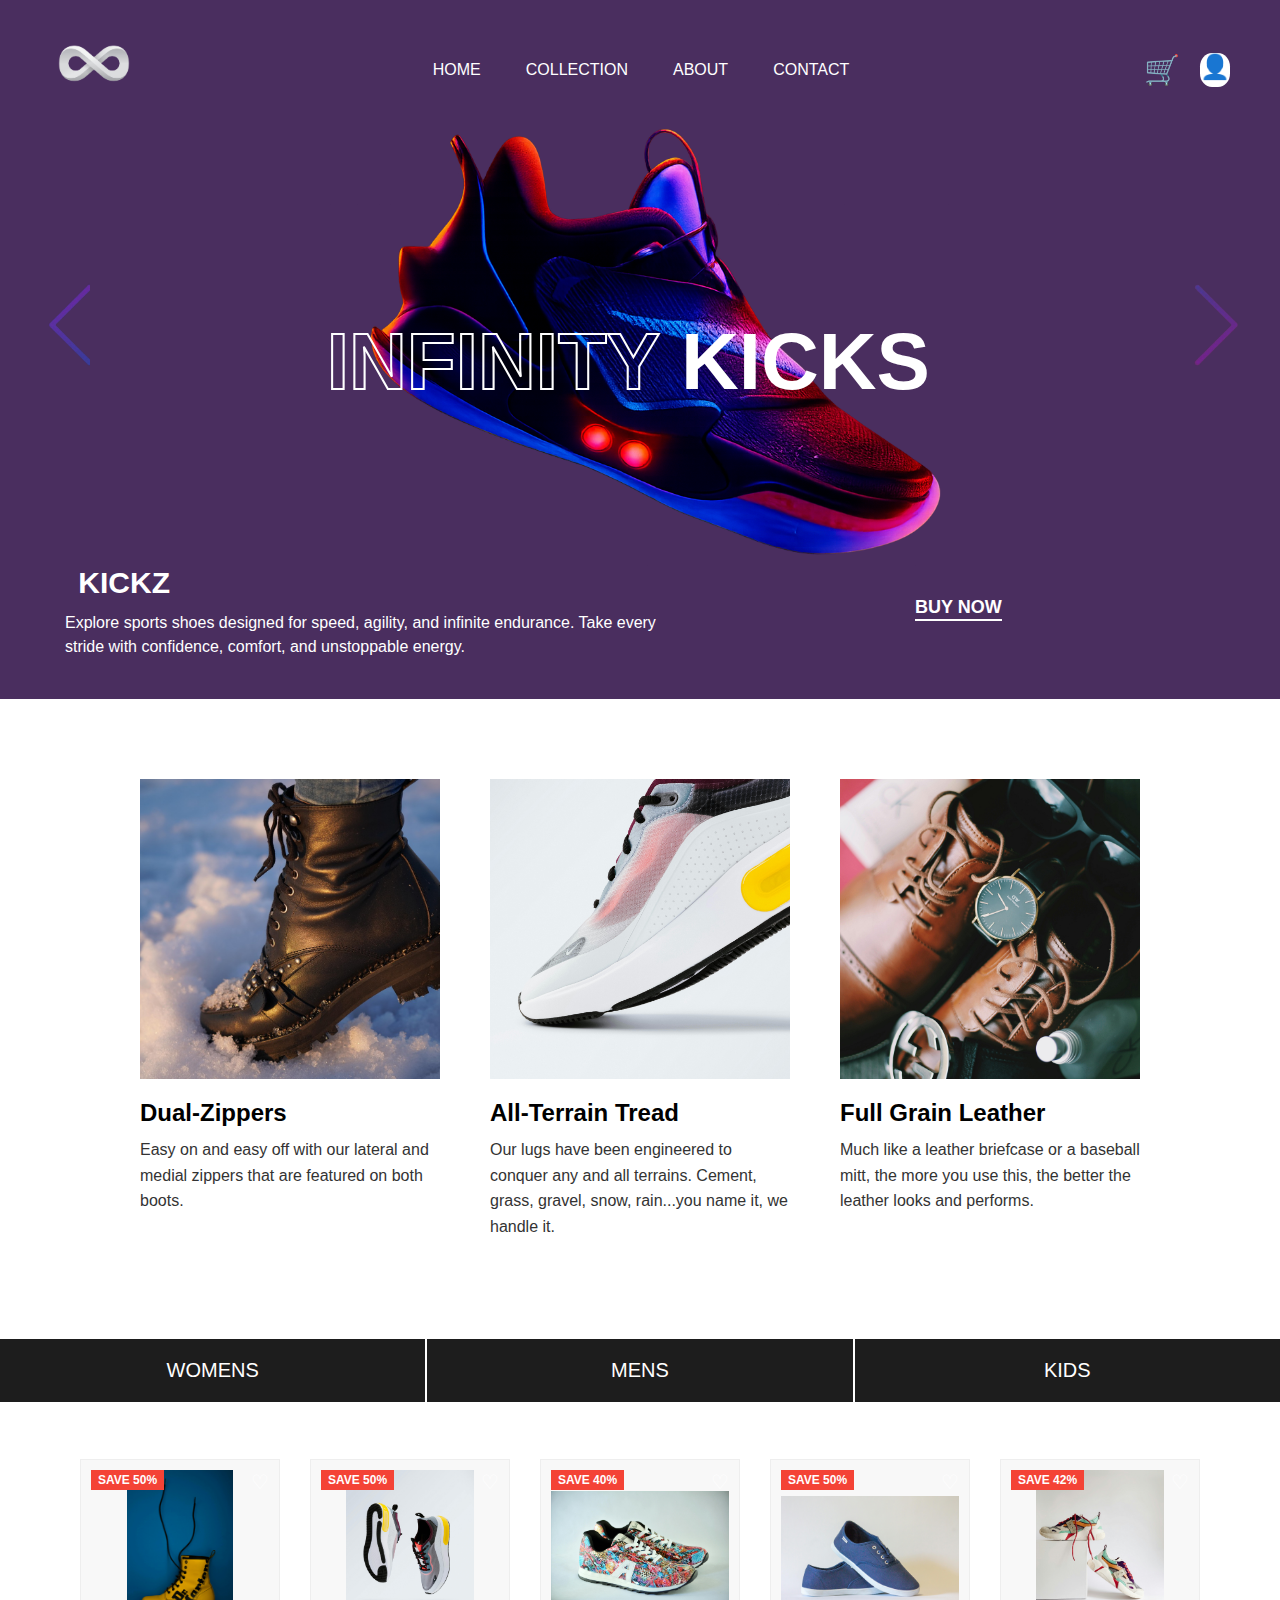
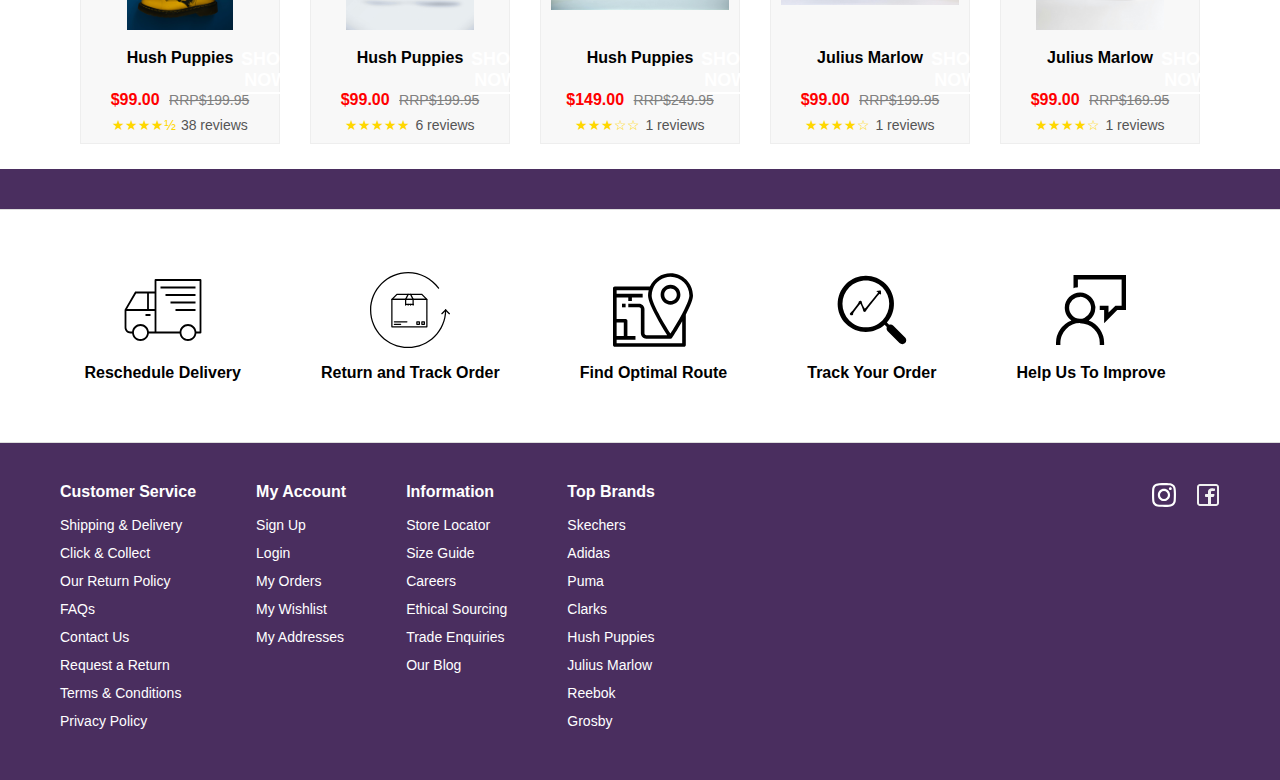
<file: index.html>
<!DOCTYPE html>
<html lang="en">
<head>
  <meta charset="UTF-8" />
  <meta name="viewport" content="width=device-width, initial-scale=1.0">
  <title>Li-Ning Essence</title>
  <link rel="stylesheet" href="styles.css">
</head>
<body>
  <header>
    <div class="logo">
      <img src="infinite.png" alt="Logo">
    </div>
    <nav>
      <ul>
        <li><a href="#">HOME</a></li>
        <li><a href="#">COLLECTION</a></li>
        <li><a href="#">ABOUT</a></li>
        <li><a href="#">CONTACT</a></li>
      </ul>
    </nav>
    <div class="icons">
      <span class="cart" style="cursor: pointer;" onclick="location.href='#cart-section'">🛒</span>

      <span class="user-icon" onclick="window.location.href='admin.html'">👤</span>

    </div>
  </header>

  <main>
    <div class="slider">
      <img src="larrow.png" alt="Left Arrow" class="arrow left-arrow">
      <div class="shoe-section">
        <div class="text-over-image">
          <h1><span class="outline">INFINITY</span> <span class="bold">KICKS</span></h1>
          <img class="shoe" src="shoe.png" alt="Li-Ning Essence Shoe">
        </div>
        <div class="price-button-container">
        <div class="price1">KICKZ</div>
        
       
        <p>Explore sports shoes designed for speed, agility, and infinite endurance. Take every stride with confidence, comfort, and unstoppable energy.</p>
        <button onclick="location.href='#cart-section'">Buy Now</button>
         </div>
      </div>
      <img src="rarrow.png" alt="Right Arrow" class="arrow right-arrow">
    </div>
  </main>
  <section class="shoe-options">
  <div class="card-container">
    <div class="card">
      <img class="pop-out-image" src="shoe1.jpg" alt="Dual-Zippers" height="178" width="178">
      <h3>Dual-Zippers</h3>
      <p>Easy on and easy off with our lateral and medial zippers that are featured on both boots.</p>
      
    </div>

    <div class="card">
      <img class="pop-out-image" src="shoe2.jpg" alt="All-Terrain Tread"height="178" width="178">
      <h3>All-Terrain Tread</h3>
      <p>Our lugs have been engineered to conquer any and all terrains. Cement, grass, gravel, snow, rain...you name it, we handle it.</p>
      
    </div>

    <div class="card">
      <img class="pop-out-image" src="shoe3.jpg" alt="Full Grain Leather"height="178" width="178">
      <h3>Full Grain Leather</h3>
      <p>Much like a leather briefcase or a baseball mitt, the more you use this, the better the leather looks and performs.</p>
      
    </div>
  </div>
</section>
<section class="sec">
 <div id="cart-section" class="tabs">
        <div class="tab">WOMENS</div>
        <div class="tab">MENS</div>
        <div class="tab">KIDS</div>
    </div>

    <div class="title">Take a Further 25% Off</div>

    <div class="nav-buttons">
        <div>&lt;</div>
        <div>&gt;</div>
    </div>

    <div class="product-section">

        <!-- Product Card 1 -->
        <div class="product-card">
  <div class="discount-tag">SAVE 50%</div>
  <div class="wishlist">&#9825;</div>
  <img src="shoes1.jpg" alt="Shoe" class="product-image">
  <div class="product-name">Hush Puppies</div>

  <!-- Replaced this:
  <div class="product-type">Minnesota</div>
  -->
  <button class="product-type-button" onclick="window.location.href='checkout.html'">Shop Now</button>

  <div class="money">
    <span class="price">$99.00</span>
    <span class="old-price">RRP$199.95</span>
  </div>
  <div class="rating">
    <div class="stars">&#9733;&#9733;&#9733;&#9733;&#189;</div>38 reviews
  </div>
</div>


        <!-- Product Card 2 -->
        <div class="product-card">
            <div class="discount-tag">SAVE 50%</div>
            <div class="wishlist">&#9825;</div>
            <img  src="shoes2.jpg" alt="Shoe" class="product-image">
            <div class="product-name">Hush Puppies</div>
            <button class="product-type-button" onclick="window.location.href='checkout.html'">Shop Now</button>
            <div class="money">
                <span class="price">$99.00</span>
                <span class="old-price">RRP$199.95</span>
            </div>
            <div class="rating">
                <div class="stars">&#9733;&#9733;&#9733;&#9733;&#9733;</div>6 reviews
            </div>
        </div>

        <!-- Product Card 3 -->
        <div class="product-card">
            <div class="discount-tag">SAVE 40%</div>
            <div class="wishlist">&#9825;</div>
            <img  src="shoes3.jpg" alt="Shoe" class="product-image">
            <div class="product-name">Hush Puppies</div>
            <button class="product-type-button" onclick="window.location.href='checkout.html'">Shop Now</button>
            <div class="money">
                <span class="price">$149.00</span>
                <span class="old-price">RRP$249.95</span>
            </div>
            <div class="rating">
                <div class="stars">&#9733;&#9733;&#9733;&#9734;&#9734;</div>1 reviews
            </div>
        </div>

        <!-- Product Card 4 -->
        <div class="product-card">
            <div class="discount-tag">SAVE 50%</div>
            <div class="wishlist">&#9825;</div>
            <img  src="shoes4.jpg" alt="Shoe" class="product-image">
            <div class="product-name">Julius Marlow</div>
            <button class="product-type-button" onclick="window.location.href='checkout.html'">Shop Now</button>
            <div class="money">
                <span class="price">$99.00</span>
                <span class="old-price">RRP$199.95</span>
            </div>
            <div class="rating">
                <div class="stars">&#9733;&#9733;&#9733;&#9733;&#9734;</div>1 reviews
            </div>
        </div>

        <!-- Product Card 5 -->
        <div class="product-card">
            <div class="discount-tag">SAVE 42%</div>
            <div class="wishlist">&#9825;</div>
            <img  src="shoes5.jpg" alt="Shoe" class="product-image">
            <div class="product-name">Julius Marlow</div>
            <button class="product-type-button" onclick="window.location.href='checkout.html'">Shop Now</button>
            <div class="money">
                <span class="price">$99.00</span>
                <span class="old-price">RRP$169.95</span>
            </div>
            <div class="rating">
                <div class="stars">&#9733;&#9733;&#9733;&#9733;&#9734;</div>1 reviews
            </div>
        </div>

    </div>
</section>
<div class="feature-section">
  <div class="feature-card" onclick="window.location.href='delivery_reschedule.html'">
    <img src="delivery-truck-svgrepo-com.svg" alt="Free Shipping">
    <p>Reschedule Delivery</p>
  </div>
  <div class="feature-card" onclick="window.location.href='return.html'" style="cursor: pointer;">
    <img src="return-box-cycle-svgrepo-com.svg" alt="In-store & online returns">
    <p>Return and Track Order</p>
  </div>
  <div class="feature-card" onclick="window.location.href='rider.html'">
    <img src="map-location-svgrepo-com.svg" alt="Click & Collect">
    <p>Find Optimal Route</p>
  </div>
  <div class="feature-card" onclick="window.location.href='order_tracker.html'">
    <img src="gui-tracker-svgrepo-com.svg" alt="Gift Cards">
    <p>Track Your Order</p>
  </div>
  <div class="feature-card" onclick="window.location.href='feedback.html'">
    <img src="feedback-svgrepo-com.svg" alt="Secure Payment">
    <p>Help Us To Improve</p>
  </div>
  
</div>

<footer class="footer">
    <!-- Top Section -->
    

    <!-- Bottom Section -->
    <div class="footer-bottom">
        <div class="footer-links">
            <div class="footer-column">
                <h4>Customer Service</h4>
                <ul>
                    <li><a href="#">Shipping & Delivery</a></li>
                    <li><a href="#">Click & Collect</a></li>
                    <li><a href="#">Our Return Policy</a></li>
                    <li><a href="#">FAQs</a></li>
                    <li><a href="#">Contact Us</a></li>
                    <li><a href="#">Request a Return</a></li>
                    <li><a href="#">Terms & Conditions</a></li>
                    <li><a href="#">Privacy Policy</a></li>
                </ul>
            </div>
            <div class="footer-column">
                <h4>My Account</h4>
                <ul>
                    <li><a href="#">Sign Up</a></li>
                    <li><a href="#">Login</a></li>
                    <li><a href="#">My Orders</a></li>
                    <li><a href="#">My Wishlist</a></li>
                    <li><a href="#">My Addresses</a></li>
                </ul>
            </div>
            <div class="footer-column">
                <h4>Information</h4>
                <ul>
                    <li><a href="#">Store Locator</a></li>
                    <li><a href="#">Size Guide</a></li>
                    <li><a href="#">Careers</a></li>
                    <li><a href="#">Ethical Sourcing</a></li>
                    <li><a href="#">Trade Enquiries</a></li>
                    <li><a href="#">Our Blog</a></li>
                </ul>
            </div>
            <div class="footer-column">
                <h4>Top Brands</h4>
                <ul>
                    <li><a href="#">Skechers</a></li>
                    <li><a href="#">Adidas</a></li>
                    <li><a href="#">Puma</a></li>
                    <li><a href="#">Clarks</a></li>
                    <li><a href="#">Hush Puppies</a></li>
                    <li><a href="#">Julius Marlow</a></li>
                    <li><a href="#">Reebok</a></li>
                    <li><a href="#">Grosby</a></li>
                </ul>
            </div>
        </div>
        <!-- Social Icons -->
        <div class="footer-social">
            <a href="#"><img src="instagram-167-svgrepo-com.svg" alt="Instagram"></a>
            <a href="#"><img src="facebook-svgrepo-com.svg" alt="Facebook"></a>
        </div>
    </div>
</footer>


</body>
</html>
</file>
<file: styles.css>
/* Reset */
* {
  margin: 0;
  padding: 0;
  box-sizing: border-box;
}

body {
  font-family: 'Arial', sans-serif;
  background-color: #4a2e5f;
  color: white;
  min-height: 100vh;
  display: flex;
  flex-direction: column;
}

/* Header */
header {
  display: flex;
  justify-content: space-between;
  align-items: center;
  padding: 20px 50px;
}

.logo img {
  height: 95px; /* Adjust size */
}
.user-icon {
    background-color: white;
    border-radius: 40%;
    font-size: 24px; /* You can adjust the size as needed */
}


nav ul {
            list-style: none;
            display: flex;
            gap: 45px;
        }

        nav a {
            text-decoration: none;
            color: white;
            font-size: 16px;
            position: relative;
            padding-bottom: 5px;
        }

        /* Hover and Active underline */
        nav a::after {
            content: '';
            position: absolute;
            left: 0;
            bottom: 0;
            width: 0;
            height: 3px;
            background: linear-gradient(to right, #ec5ec6, #61dafb); /* Pink to blue gradient */
            transition: width 0.3s ease;
        }

        nav a:hover::after,
        nav a.active::after {
            width: 100%;
        }

.icons {
  display: flex;
  gap: 20px;
  font-size: 29px;
}

/* Slider */
.slider {
  flex: 1;
  display: flex;
  align-items: center;
  justify-content: center;
  position: relative;
  padding: 40px 50px;
}

/* Arrows */
.arrow {
  position: absolute;
  top: 36%;
  transform: translateY(-50%);
  width: 60px; /* Adjust size as needed */
  height: auto;
  cursor: pointer;
}

.left-arrow {
  left: 30px;
}

.right-arrow {
  right: 30px;
}
.shoe{
  margin-top:-70px;
}
/* Shoe section */
.shoe-section {
  text-align: center;
  max-width: 800px;
}

.text-over-image {
  position: relative;
  display: inline-block;
}

.text-over-image img {
  width: 100%;
  max-width: 700px;
}

.text-over-image h1 {
  position: absolute;
  top: 45%;
  left: 50%;
  transform: translate(-50%, -50%);
  font-size: 80px;
  white-space: nowrap;
}

.text-over-image h1 .outline {
  color: transparent;
  -webkit-text-stroke: 2px white;
}

.text-over-image h1 .bold {
  font-weight: bold;
}

.shoe-section {
            max-width: 1200px;
            margin: 0 auto;
            display: flex;
            flex-direction: column;
            align-items: flex-start; /* Align text to left */
            gap: 20px;
        }
.price-button-container {
            display: flex;
            align-items: center;
            gap: 100px; /* Adjust spacing between price and button */
        }
        .price1 {
          margin-top:-100px;
          margin-left:-200px;
            font-size: 30px;
            font-weight: 800;
           
        }

        .shoe-section p {
        margin-top:5px;
          margin-left:-205px;
            font-size: 16px;
            max-width: 600px;
            font-weight: 400;
            line-height: 1.5;
            text-align: left;
        }

        button {
            background: none;
            color: white;
            font-weight: 800;
            border: none;
            font-size: 18px;
            cursor: pointer;
            text-transform: uppercase;
            position: relative;
            padding: 0;
            margin-top:-50px;
            margin-left:150px;
            
        }

        button::after {
            content: '';
            position: absolute;
            left: 0;
            bottom: -3px;
            width: 100%;
            height: 2px;
            background-color: white;
            transition: background-color 0.3s;
        }

        button:hover::after {
            background-color: #ec5ec6; /* Pink hover underline similar to your style */
        }
        /* Shoe Options Section - Matching the Provided Image */
.shoe-options {
  padding: 80px 0; /* Top and bottom padding, no side padding */
  background-color: white;
  display: flex;
  justify-content: center;
}

.card-container {
  display: flex;
  justify-content: center; /* Center all cards */
  gap: 50px; /* Space between cards */
  max-width: 1200px; /* Controls overall card row width */
  padding: 0 50px; /* Space on left and right sides */
}

.card {
  background-color: white;
  width: 300px; /* Fixed size for all cards */
  display: flex;
  flex-direction: column;
  align-items: flex-start;
}

.card img {
  width: 100%;
  height: 300px; /* Fixed image height */
  object-fit: cover; /* Ensures all images stay the same size and crop nicely */
}

.card h3 {
  font-size: 24px;
  font-weight: 700;
  margin: 20px 0 10px 0;
  color: black;
}

.card p {
  font-size: 16px;
  line-height: 1.6;
  margin-bottom: 20px;
  color: #333333;
}

.card button {
  background-color: black;
  color: white;
  padding: 12px 22px;
  font-size: 13px;
  font-weight: bold;
  border: none;
  cursor: pointer;
  align-self: flex-start; /* Align button to the left */
  margin-left: 3px; /* Align with text padding */
  transition: background-color 0.3s;
  margin-top:6px;
}

.card button:hover {
  background-color: #333333;
}
.sec{
  background-color: white;
  
}
.tabs {
            display: flex;
            justify-content: center;
            background-color: #1d1d1d;
        }

        .tab {
            flex: 1;
            text-align: center;
            padding: 20px 0;
            color: white;
            font-size: 20px;
            cursor: pointer;
            border-right: 2px solid white;
        }

        .tab:last-child {
    border-right: none; /* removes last white line to keep it clean */
}

        

        .product-section {
            display: flex;
            justify-content: center;
            gap: 30px;
            padding: 0 20px;
        }

        .product-card {
            width: 200px;
            border: 1px solid #eee;
            padding: 10px;
            position: relative;
            background-color: #f8f8f8;
            text-align: center;
            margin-bottom:25px;
            margin-top:-15px;
        }

        .discount-tag {
            position: absolute;
            top: 10px;
            left: 10px;
            background-color: #f44336;
            color: white;
            font-size: 12px;
            padding: 3px 7px;
            font-weight: bold;
        }

        .wishlist {
            position: absolute;
            top: 10px;
            right: 10px;
            font-size: 20px;
            cursor: pointer;
        }

        .product-image {
            width: 100%;
            height: 160px;
            object-fit: contain;
            margin-bottom: 15px;
        }

        .product-name {
            font-weight: bold;
            font-size: 16px;
            margin-bottom: 5px;
            color:black;
        }

        .product-type {
            color: gray;
            font-size: 14px;
            margin-bottom: 10px;
        }

        .price {
            color: red;
            font-weight: bold;
            font-size: 16px;
        }

        .old-price {
            text-decoration: line-through;
            color: gray;
            margin-left: 5px;
            font-size: 14px;
        }

        .rating {
            display: flex;
            justify-content: center;
            align-items: center;
            margin-top: 8px;
            font-size: 14px;
            color: #555;
        }

        .stars {
            color: gold;
            margin-right: 5px;
        }

        .nav-buttons {
            display: flex;
            justify-content: space-between;
            margin: 0 40px 20px;
            font-size: 30px;
            cursor: pointer;
        }
        .feature-section {
    display: flex;
    justify-content: center;
    align-items: center;
    gap: 80px;
    padding: 60px 20px;
    border-top: 1px solid #ddd;
    border-bottom: 1px solid #ddd;
    margin-top: 40px;
    margin-left:-30px;
    
    background-color: white;
}

.feature-card {
    text-align: center;
}

.feature-card img {
    width: 80px;
    height: 80px;
    margin-bottom: 10px;
}

.feature-card p {
    font-size: 16px;
    font-weight: bold;
    color: #000;
}
.footer {
    
    color: white;
    font-family: Arial, sans-serif;
}

.footer-top {
    text-align: center;
    padding: 40px 20px;
    border-bottom: 1px solid white;
}

.footer-top h2 {
    font-size: 22px;
    font-weight: bold;
    margin-bottom: 10px;
}

.footer-top p {
    font-size: 16px;
    margin-bottom: 20px;
}

.signup-btn {
    padding: 12px 30px;
    background-color: white;
    color: black;
    border: none;
    cursor: pointer;
    font-weight: bold;
    font-size: 16px;
    transition: background-color 0.3s ease;
}

.signup-btn:hover {
    background-color: #ddd;
}

.footer-bottom {
    display: flex;
    justify-content: space-between;
    align-items: flex-start;
    padding: 40px 60px;
    flex-wrap: wrap;
}

.footer-links {
    display: flex;
    gap: 60px;
    flex-wrap: wrap;
}

.footer-column h4 {
    font-size: 16px;
    font-weight: bold;
    margin-bottom: 15px;
}

.footer-column ul {
    list-style: none;
}

.footer-column ul li {
    margin-bottom: 10px;
}

.footer-column ul li a {
    color: white;
    text-decoration: none;
    font-size: 14px;
}

.footer-column ul li a:hover {
    text-decoration: underline;
}

.footer-social {
    display: flex;
    gap: 20px;
    align-items: center;
}

.footer-social img {
    width: 24px;
    height: 24px;
    cursor: pointer;
    filter: invert(1);
    transition: transform 0.3s ease;
}

.footer-social img:hover {
    transform: scale(1.2);
}
.pop-out-image {
    transition: transform 0.3s ease, box-shadow 0.3s ease;
}

.pop-out-image:hover {
    transform: scale(1.1); /* Slight zoom */
    box-shadow: 0 10px 20px rgba(0, 0, 0, 0.2); /* Soft shadow for depth */
    cursor: pointer;
}
</file>
